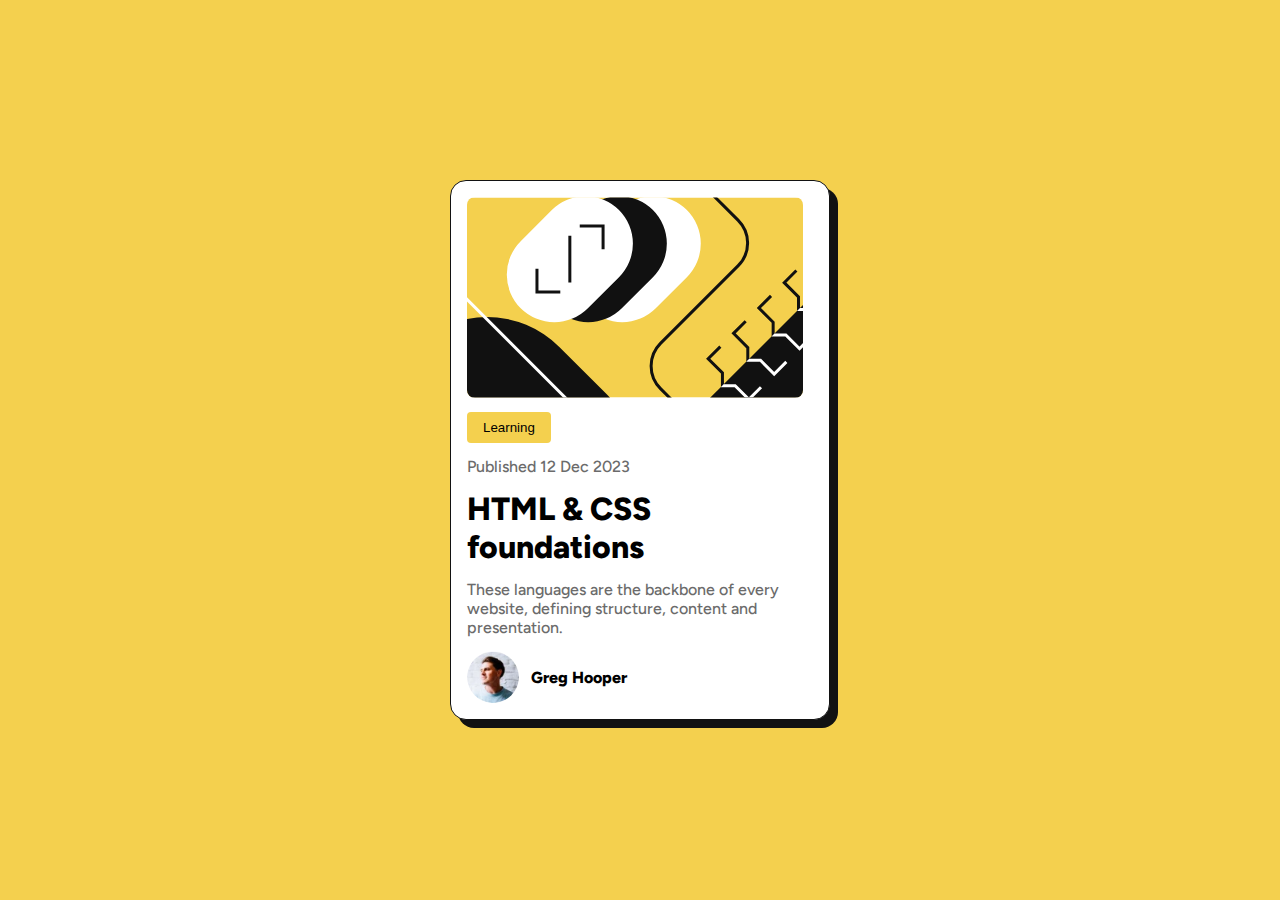
<file: blog-preview-card-main/index.html>
<!DOCTYPE html>
<html lang="en">
  <head>
    <meta charset="UTF-8" />
    <meta
      name="viewport"
      content="width=device-width, initial-scale=1.0"
    />

    <link
      rel="icon"
      type="image/png"
      sizes="32x32"
      href="./assets/images/favicon-32x32.png"
    />
    <title>Blog preview card | Frontend Mentor</title>

    <link rel="stylesheet" href="styles/main.css" />
  </head>
  <body>
    <main role="main">
      <article>
        <figure>
          <img
            src="./assets/images/illustration-article.svg"
            alt="cover image"
          />
        </figure>
        <button>Learning</button>
        <p>Published <time datetime="12/12/2023">12 Dec 2023</time></p>
        <h1>HTML & CSS foundations</h1>
        <p>
          These languages are the backbone of every website, defining
          structure, content and presentation.
        </p>
        <figure>
          <img src="./assets/images/image-avatar.webp" alt="user" />
          <figcaption>Greg Hooper</figcaption>
        </figure>
      </article>
    </main>
  </body>
</html>
</file>
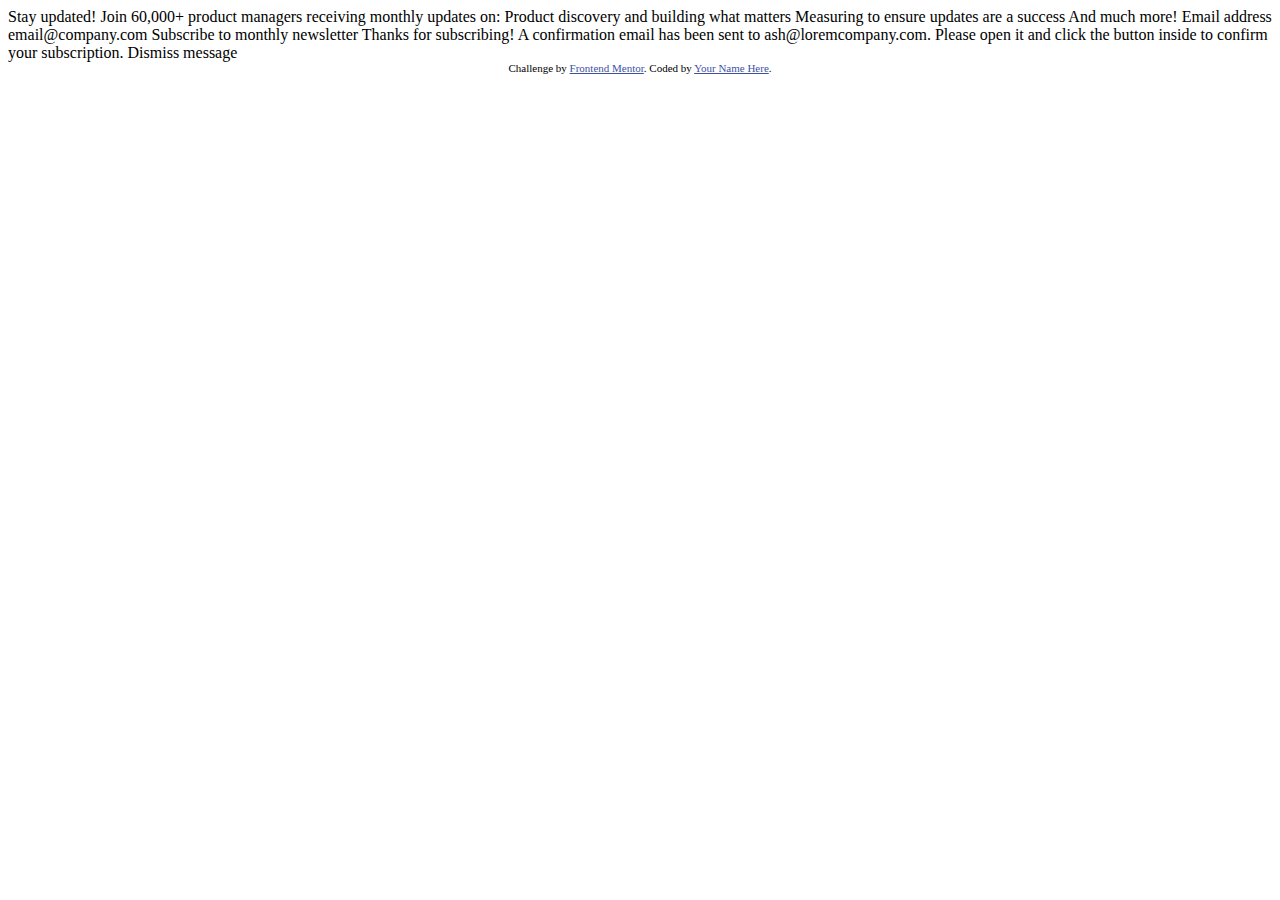
<file: newsletter-sign-up-with-success-message-main/index.html>
<!DOCTYPE html>
<html lang="en">
  <head>
    <meta charset="UTF-8" />
    <meta
      name="viewport"
      content="width=device-width, initial-scale=1.0"
    />

    <link
      rel="icon"
      type="image/png"
      sizes="32x32"
      href="./assets/images/favicon-32x32.png"
    />

    <title>
      Newsletter sign-up form with success message | Frontend Mentor
    </title>

    <style>
      .attribution {
        font-size: 11px;
        text-align: center;
      }
      .attribution a {
        color: hsl(228, 45%, 44%);
      }
    </style>
  </head>
  <body>
    <!-- Sign-up form start -->

    Stay updated! Join 60,000+ product managers receiving monthly updates
    on: Product discovery and building what matters Measuring to ensure
    updates are a success And much more! Email address email@company.com
    Subscribe to monthly newsletter

    <!-- Sign-up form end -->

    <!-- Success message start -->

    Thanks for subscribing! A confirmation email has been sent to
    ash@loremcompany.com. Please open it and click the button inside to
    confirm your subscription. Dismiss message

    <!-- Success message end -->

    <div class="attribution">
      Challenge by
      <a href="https://www.frontendmentor.io?ref=challenge" target="_blank"
        >Frontend Mentor</a
      >. Coded by <a href="#">Your Name Here</a>.
    </div>
  </body>
</html>
</file>
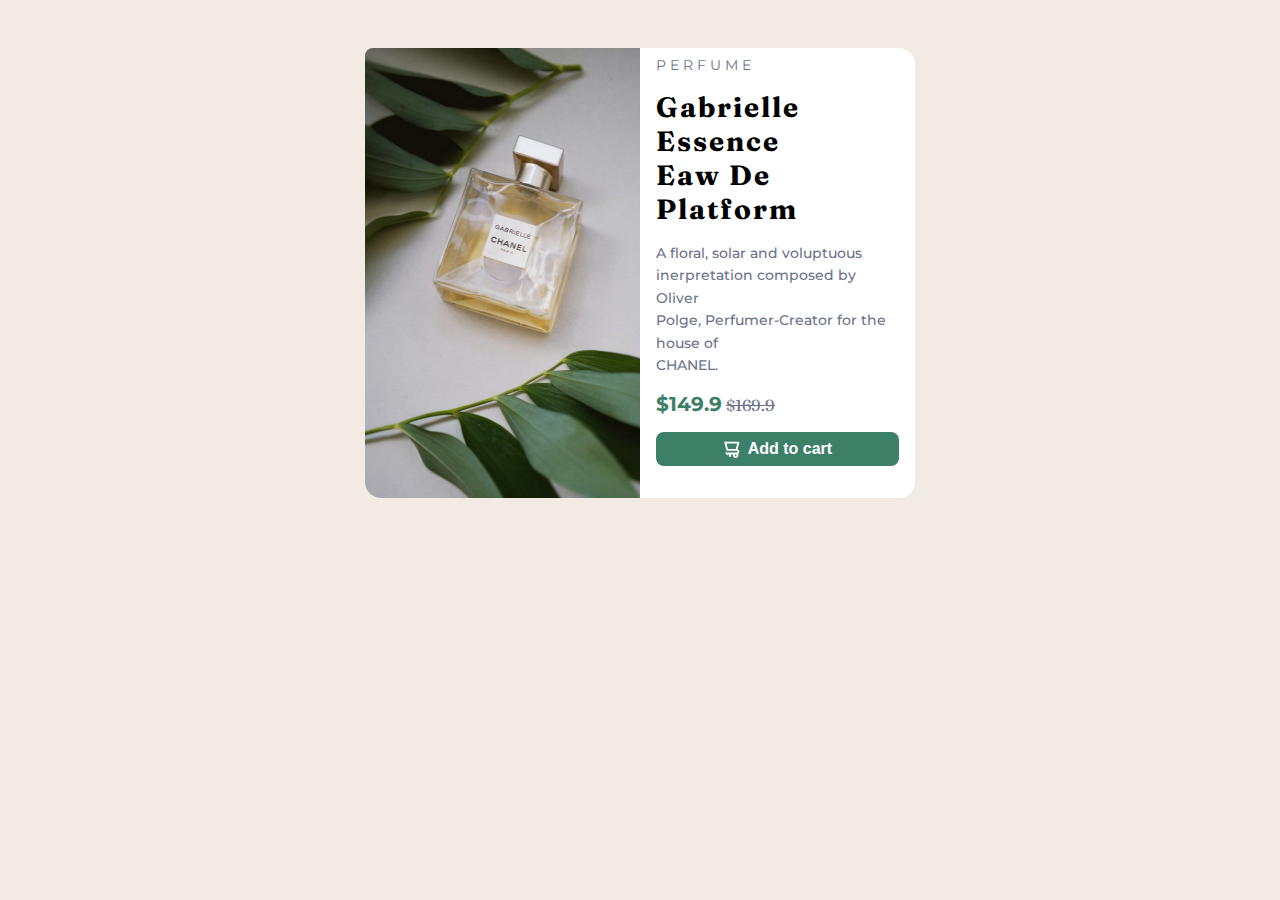
<file: product-preview-card-component-main/index.html>
<!DOCTYPE html>
<html lang="en">
  <head>
    <meta charset="UTF-8" />
    <meta
      name="viewport"
      content="width=device-width, initial-scale=1.0"
    />

    <link
      rel="icon"
      type="image/png"
      sizes="32x32"
      href="./images/favicon-32x32.png"
    />

    <title>Product preview card component | Frontend Mentor</title>
    <link rel="stylesheet" href="styles/main.css" />
  </head>
  <body>
    <main role="main" class="fraunces">
      <article>
        <figure class="product-image">
          <picture>
            <source
              srcset="./images/image-product-desktop.jpg"
              media="(min-width: 768px)"
            />

            <img src="./images/image-product-mobile.jpg" alt="Product" />
          </picture>
          <figcaption class="montserrat hidden brand"></figcaption>
        </figure>
        <div class="product-info">
          <span class="montserrat hidden brand">Perfume</span>
          <h1 class="fraunces">
            Gabrielle Essence <br />
            Eaw De Platform
          </h1>
          <p class="montserrat product-description">
            A floral, solar and voluptuous <br />
            inerpretation composed by Oliver <br />
            Polge, Perfumer-Creator for the house of <br />
            CHANEL.
          </p>
          <p>
            <strong class="montserrat actual-price">$149.9</strong>
            <del class="fraunces deleted-price"> $169.9 </del>
          </p>
          <button>
            <img src="./images/icon-cart.svg" alt="Cart Icon" />
            Add to cart
          </button>
        </div>
      </article>
    </main>
  </body>
</html>
</file>
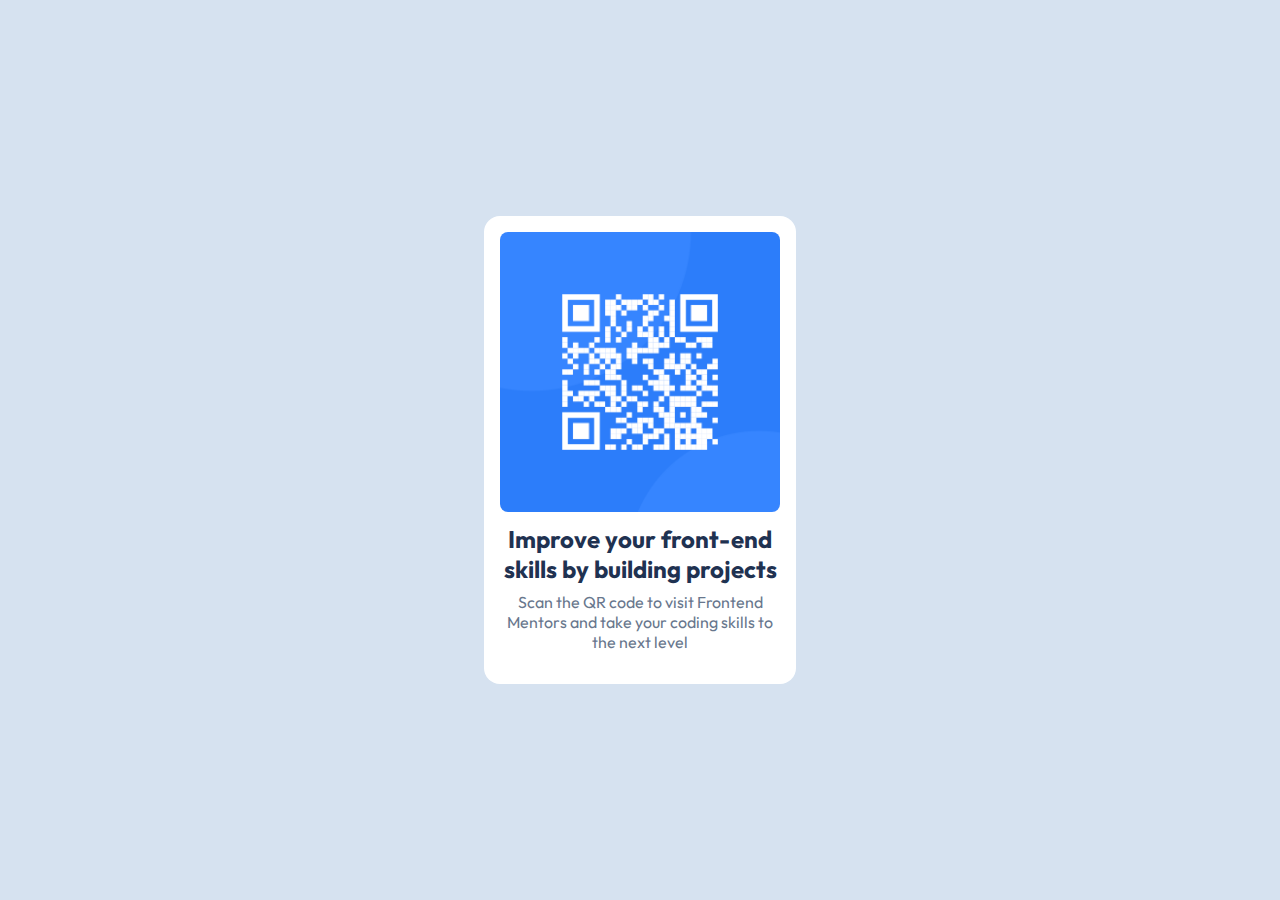
<file: qr-code-component-main/index.html>
<!DOCTYPE html>
<html lang="en">
  <head>
    <meta charset="UTF-8" />
    <meta
      name="viewport"
      content="width=device-width, initial-scale=1.0"
    />
    <link
      rel="icon"
      type="image/png"
      sizes="32x32"
      href="./images/favicon-32x32.png"
    />

    <link rel="stylesheet" href="styles/main.css" />

    <title>QR code component | Frontend Mentor</title>
  </head>
  <body>
    <main role="main">
      <section>
        <figure>
          <img src="images/image-qr-code.png" alt="image-qr-code" />
          <figcaption>
            <h1>
              Improve your front-end <br />
              skills by building projects
            </h1>
          </figcaption>
        </figure>
        <p>
          Scan the QR code to visit Frontend <br />
          Mentors and take your coding skills to <br />
          the next level
        </p>
      </section>
    </main>
  </body>
</html>
</file>
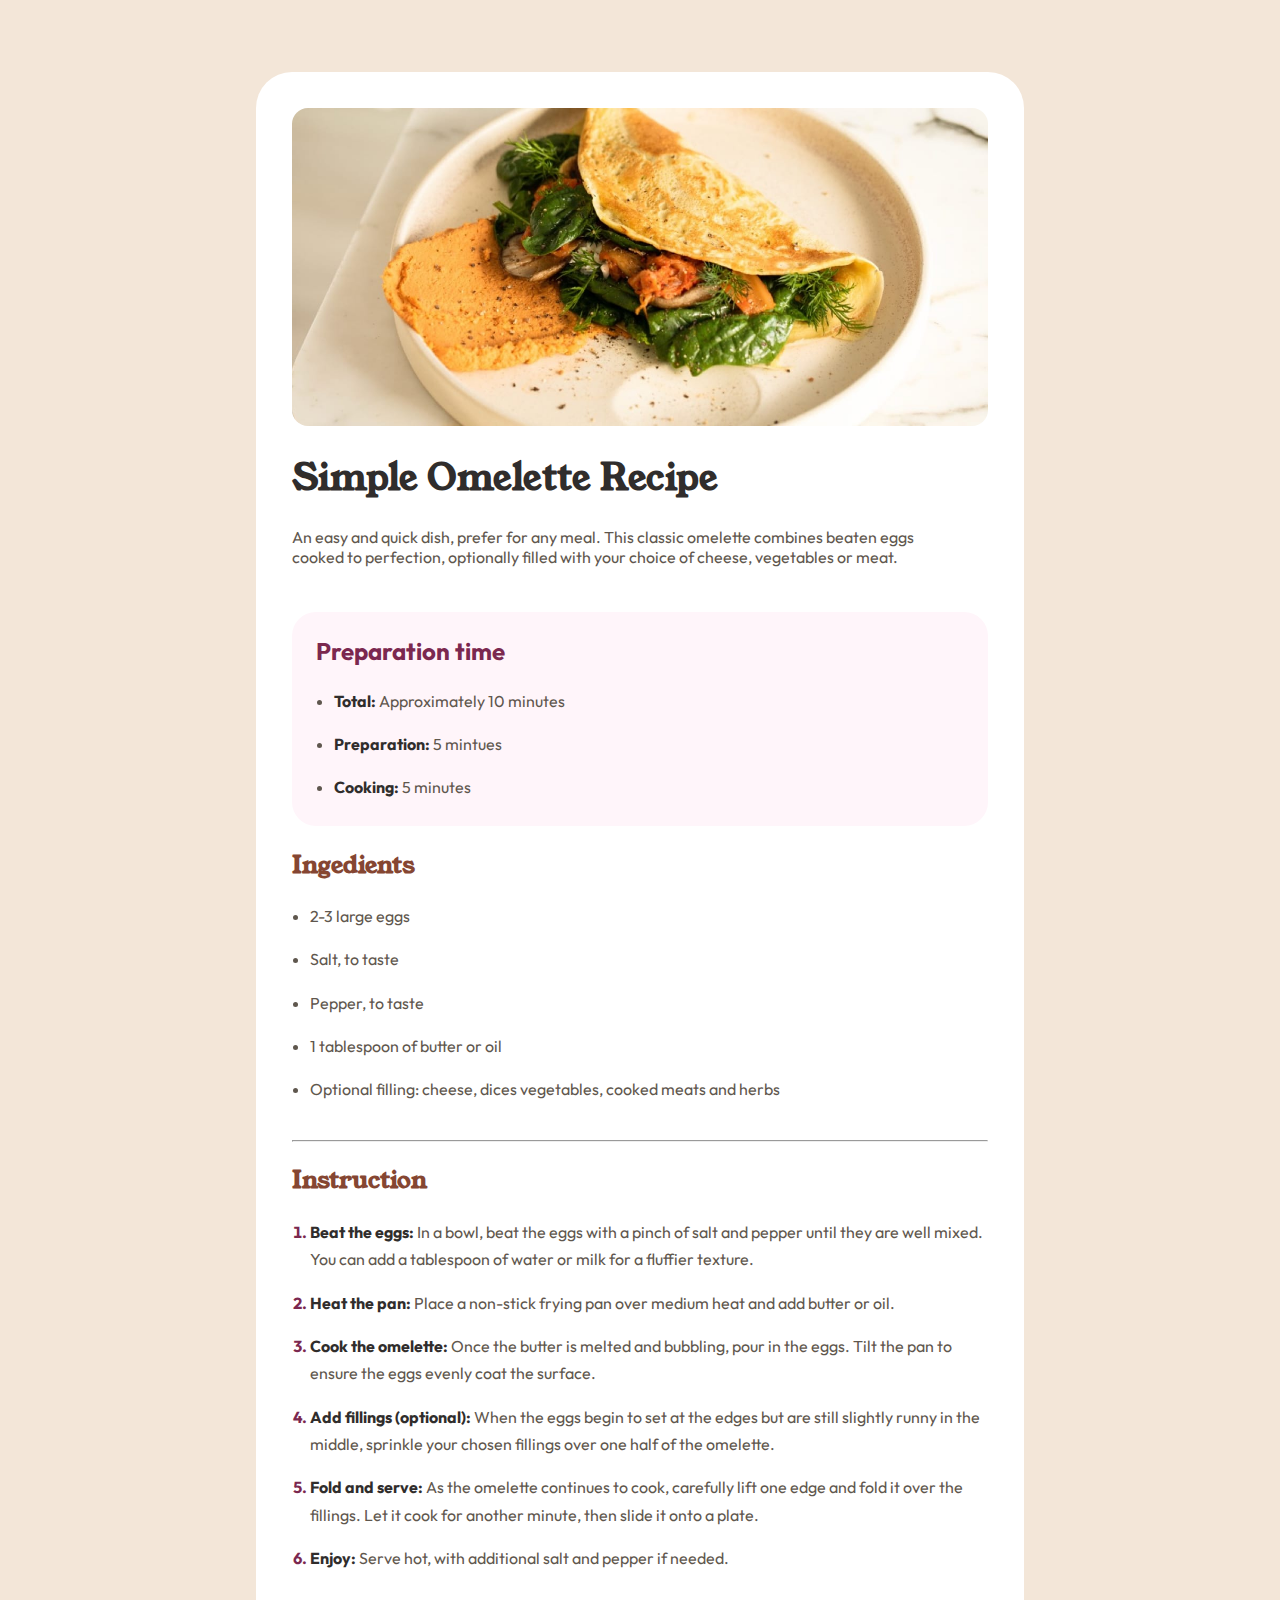
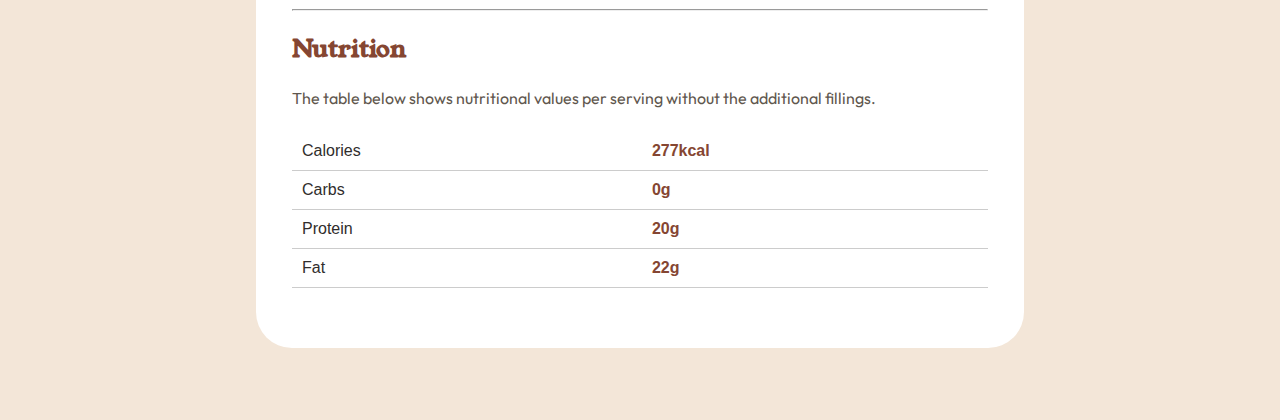
<file: recipe-page-main/index.html>
<!DOCTYPE html>
<html lang="en">
  <head>
    <meta charset="UTF-8" />
    <meta
      name="viewport"
      content="width=device-width, initial-scale=1.0"
    />

    <link
      rel="icon"
      type="image/png"
      sizes="32x32"
      href="./assets/images/favicon-32x32.png"
    />

    <title>Recipe page | Frontend Mentor</title>

    <link rel="stylesheet" href="styles/main.css" />
  </head>
  <body>
    <main role="main">
      <article>
        <figure>
          <img src="assets/images/image-omelette.jpeg" alt="omelette" />
        </figure>
        <section class="banner">
          <h1>Simple Omelette Recipe</h1>
          <p>
            An easy and quick dish, prefer for any meal. This classic
            omelette combines beaten eggs <br />
            cooked to perfection, optionally filled with your choice of
            cheese, vegetables or meat.
          </p>

          <div class="preparation-time">
            <strong>Preparation time</strong>
            <ul class="list">
              <li>
                <span class="prep-bold">Total:</span> Approximately 10
                minutes
              </li>
              <li>
                <span class="prep-bold">Preparation:</span> 5 mintues
              </li>
              <li><span class="prep-bold">Cooking:</span> 5 minutes</li>
            </ul>
          </div>
        </section>
        <section>
          <h2>Ingedients</h2>
          <ul class="list">
            <li>2-3 large eggs</li>
            <li>Salt, to taste</li>
            <li>Pepper, to taste</li>
            <li>1 tablespoon of butter or oil</li>
            <li>
              Optional filling: cheese, dices vegetables, cooked meats and
              herbs
            </li>
          </ul>
          <hr />
        </section>
        <section>
          <h2>Instruction</h2>
          <ol class="list">
            <li>
              <span class="prep-bold">Beat the eggs:</span> In a bowl, beat
              the eggs with a pinch of salt and pepper until they are well
              mixed. You can add a tablespoon of water or milk for a
              fluffier texture.
            </li>
            <li>
              <span class="prep-bold">Heat the pan:</span> Place a
              non-stick frying pan over medium heat and add butter or oil.
            </li>
            <li>
              <span class="prep-bold">Cook the omelette:</span> Once the
              butter is melted and bubbling, pour in the eggs. Tilt the pan
              to ensure the eggs evenly coat the surface.
            </li>
            <li>
              <span class="prep-bold">Add fillings (optional):</span> When
              the eggs begin to set at the edges but are still slightly
              runny in the middle, sprinkle your chosen fillings over one
              half of the omelette.
            </li>
            <li>
              <span class="prep-bold">Fold and serve:</span> As the
              omelette continues to cook, carefully lift one edge and fold
              it over the fillings. Let it cook for another minute, then
              slide it onto a plate.
            </li>
            <li>
              <span class="prep-bold">Enjoy:</span> Serve hot, with
              additional salt and pepper if needed.
            </li>
          </ol>
          <hr />
        </section>
        <section>
          <h2>Nutrition</h2>
          <p>
            The table below shows nutritional values per serving without
            the additional fillings.
          </p>
          <table class="nutrition-table">
            <tbody>
              <tr>
                <td>Calories</td>
                <td>277kcal</td>
              </tr>
              <tr>
                <td>Carbs</td>
                <td>0g</td>
              </tr>
              <tr>
                <td>Protein</td>
                <td>20g</td>
              </tr>
              <tr>
                <td>Fat</td>
                <td>22g</td>
              </tr>
            </tbody>
          </table>
        </section>
      </article>
    </main>
  </body>
</html>
</file>
<file: blog-preview-card-main/styles/main.css>
:root {
  /* Colors */
  --yellow: hsl(47, 88%, 63%);
  --white: hsl(0, 0%, 100%);
  --gray-500: hsl(0, 0%, 42%);
  --gray-950: hsl(0, 0%, 7%);

  /* Weight */

  --weight-normal: 500;
  --weight-bold: 800;
}

@font-face {
  font-family: "Figtree";
  src: url("../assets/fonts/Figtree-VariableFont_wght.ttf");
}

* {
  box-sizing: border-box;
  padding: 0;
  margin: 0;
}

body {
  background-color: var(--yellow);
  font-family: "Figtree", sans-serif;
  font-weight: var(--weight-normal);
  display: grid;
  place-content: center;
  height: 100dvh;
  padding: 1rem;
}

article {
  background-color: var(--white);
  max-width: 380px;
  padding: 16px;
  border-radius: 16px;
  border: 1px solid var(--gray-950);
  display: flex;
  flex-direction: column;
  gap: 14px;
  box-shadow: 8px 8px 0px 0px var(--gray-950);
}

img {
  max-width: 100%;
  border-radius: 8px;
}

h1 {
  font-weight: var(--weight-bold);

  &::selection {
    color: var(--yellow);
  }
}

button {
  background-color: var(--yellow);
  outline: none;
  border: none;
  width: fit-content;
  padding: 8px 16px;
  border-radius: 4px;
  cursor: pointer;
  transition: background-color 0.2s ease-in-out;
}

button:hover {
  background-color: rgba(244, 208, 78, 0.8);
}

button:focus {
  background-color: rgba(244, 208, 78, 0.7);
}

figure {
  display: flex;
  align-items: center;
  gap: 12px;
  font-weight: var(--weight-bold);

  img[alt="user"] {
    width: 52px;
    height: 52px;
    border-radius: 100%;
  }
}

p {
  color: var(--gray-500);

  &::selection {
    color: var(--yellow);
  }

  time::selection {
    color: var(--yellow);
  }
}
</file>
<file: product-preview-card-component-main/styles/main.css>
@import url("https://fonts.googleapis.com/css2?family=Montserrat:ital,wght@0,100..900;1,100..900&family=Outfit:wght@100..900&display=swap");

@import url("https://fonts.googleapis.com/css2?family=Fraunces:ital,opsz,wght@0,9..144,100..900;1,9..144,100..900&display=swap");

:root {
  /* Colors */
  --dark-cyan: hsl(158, 36%, 37%);
  --cream: hsl(30, 38%, 92%);
  --very-dark-blue: hsl(212, 21%, 14%);
  --dark-grayish-blue: hsl(228, 12%, 48%);
  --white: hsl(0, 0%, 100%);

  /* Typography */
  --body-copy: 14px;
}

* {
  box-sizing: border-box;
  padding: 0;
  margin: 0;
}

body {
  background-color: var(--cream);
  padding: 1rem;
}

.montserrat {
  font-family: "Montserrat", sans-serif;
  font-optical-sizing: auto;
  font-style: normal;
}

.fraunces {
  font-family: "Fraunces", serif;
  font-optical-sizing: auto;
  font-style: normal;
  font-variation-settings: "SOFT" 0, "WONK" 0;
}

article {
  max-width: 380px;
  margin: 2rem auto;
  background-color: var(--white);
  border-radius: 1rem;
}

picture,
img {
  max-width: 100%;
  max-height: 100%;
  border-radius: 1rem 1rem 0 0;
}

.brand {
  padding: 0.5rem 0rem;
  letter-spacing: 4px;
  font-size: var(--body-copy);
  color: var(--dark-grayish-blue);
  text-transform: uppercase;
}

h1 {
  font-weight: bolder;
  letter-spacing: 2px;
  font-size: 1.75rem;
}

button {
  background-color: var(--dark-cyan);
  color: var(--white);
  border: none;
  padding: 0.5rem 1rem;
  border-radius: 0.5rem;
  font-size: 1rem;
  font-weight: bold;
  cursor: pointer;
  display: flex;
  align-items: center;
  justify-content: center;
  gap: 8px;
  transition: background-color 0.25s linear;
}

button:hover {
  background-color: rgb(28, 67, 28);
}

.product-info {
  padding: 0.5rem 1rem 2rem 1rem;
  display: flex;
  flex-direction: column;
  gap: 1rem;
}

.product-description {
  font-size: var(--body-copy);
  color: var(--dark-grayish-blue);
  font-weight: 500;
  line-height: 1.6;
}

.actual-price {
  color: var(--dark-cyan);
  font-size: 1.25rem;
}

.deleted-price {
  text-decoration: line-through;
  color: var(--dark-grayish-blue);
}

@media screen and (min-width: 768px) {
  article {
    max-width: 550px;
    display: grid;
    grid-template-columns: 1fr 1fr;
  }

  .brand {
    padding: 0;
  }

  img {
    border-radius: 8px 0 0 1rem;
    height: 100%;
  }

  figcaption.hidden {
    display: none;
  }
}
</file>
<file: qr-code-component-main/styles/main.css>
@import url("https://fonts.googleapis.com/css2?family=Outfit:wght@100..900&display=swap");

:root {
  /* Colors */
  --white: hsl(0, 0%, 100%);
  --slate-300: hsl(212, 45%, 89%);
  --slate-500: hsl(216, 15%, 48%);
  --slate-900: hsl(218, 44%, 22%);

  /* Font size */
  --font-paragraph: 15px;
  --font-caption: 1.25rem;

  /* Font family */
  --font-family-outfit: "Outfit", sans-serif;

  /* Font weight */
  --font-weight-400: 400;
  --font-weight-700: 700;
}

@media screen and (min-width: 768px) {
  :root {
    --font-paragraph: 16px;
    --font-caption: 1.5rem;
  }
}

* {
  box-sizing: border-box;
  margin: 0px;
  padding: 0px;
}

body {
  font-family: var(--font-family-outfit);
  background-color: var(--slate-300);
  max-width: 1440px;
  padding: 0 24px;
  margin: 0 auto;
  display: grid;
  place-content: center;
  height: 100svh;
}

section {
  background-color: var(--white);
  max-width: fit-content;
  border-radius: 16px;
  padding: 1rem 1rem 2rem 1rem;
}

figure {
  padding: 0;
}

figcaption h1 {
  font-size: var(--font-caption);
  font-weight: var(--font-weight-700);
  text-align: center;
  margin: 0.5rem 0;
  color: var(--slate-900);
}

img {
  border-radius: 8px;
  max-width: 100%;
  max-height: 280px;
}

p {
  font-size: var(--font-paragraph);
  text-wrap: wrap;
  text-align: center;
  color: var(--slate-500);
}
</file>
<file: recipe-page-main/styles/main.css>
@import url(base.css);
@import url(components.css);
@import url(media-query.css);
</file>
